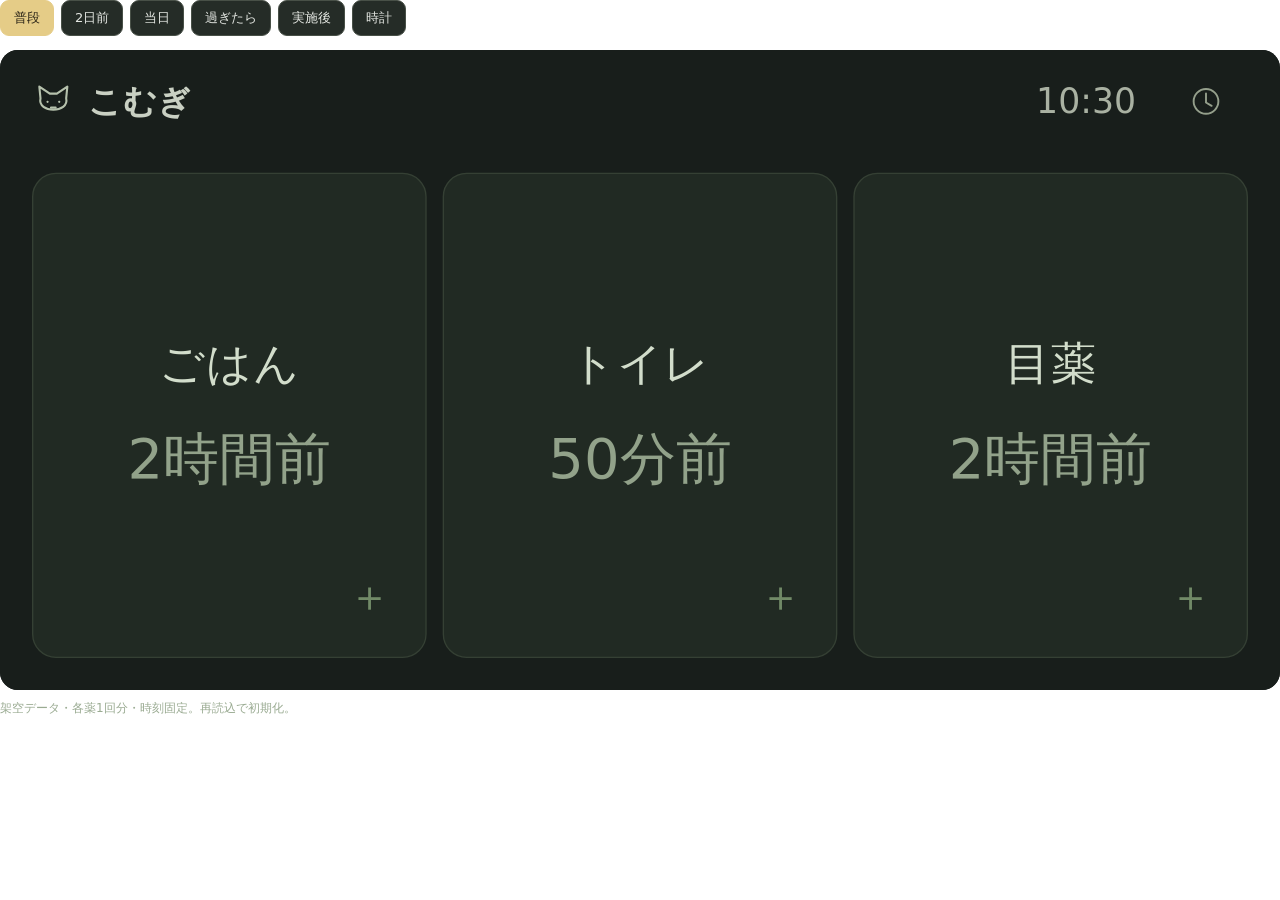
<file: docs/routine-ui/prototype.html>
<!doctype html>
<html lang="ja">
<head>
<meta charset="utf-8"><meta name="viewport" content="width=device-width,initial-scale=1">
<title>Hogo Panel — 投薬を思い出す画面</title>
<style>
*{box-sizing:border-box}body{margin:0;background:transparent;color:var(--foreground,#e4e7e2);font-family:system-ui,-apple-system,"Noto Sans JP",sans-serif}button{font:inherit;cursor:pointer}button:focus-visible{outline:3px solid #aac2ed;outline-offset:4px}
.scenes{display:flex;flex-wrap:wrap;gap:7px;margin:0 0 14px}.scenes button{background:var(--card,#252c27);color:inherit;border:1px solid var(--border,#485047);border-radius:9px;padding:8px 13px;font-size:13px}.scenes .active{background:#e5cc87;color:#30291a;border-color:#e5cc87}
.frame{position:relative;width:100%;overflow:hidden;border-radius:18px;background:#181e1b}.device{position:absolute;top:0;left:0;width:960px;height:480px;transform-origin:top left;overflow:hidden;background:#181e1b;color:#eef0e9}
header{height:76px;padding:0 26px;display:flex;align-items:center;justify-content:space-between}.identity{display:flex;align-items:center;gap:12px;font-size:25px;font-weight:600;color:#c9d0c3}.identity svg{width:28px;height:28px;stroke:#b5c1ac}.headright{display:flex;align-items:center;gap:22px}.time{font-size:26px;font-variant-numeric:tabular-nums;color:#a9b1a2}.clockbutton{border:0;background:transparent;color:#949f8b;border-radius:50%;height:60px;width:60px;display:grid;place-items:center}.clockbutton svg{width:27px;height:27px}
.device.attention{background:#25231b}main{height:404px;padding:16px 24px 24px;display:grid;grid-template-columns:560px 336px;gap:16px}main.everyday{grid-template-columns:1fr}.everyday .carelist{grid-template-columns:repeat(3,1fr);grid-template-rows:1fr}.everyday .care{position:relative;flex-direction:column;align-items:center;justify-content:center;text-align:center}.everyday .care strong{font-size:34px}.everyday .care small{font-size:42px;margin-top:20px}.everyday .care .plus{position:absolute;right:26px;bottom:22px;font-size:32px}.meds.one{grid-template-rows:1fr}.meds{display:grid;grid-template-rows:1fr 1fr;gap:16px;min-height:0}.med{width:100%;border:1px solid #3b443a;border-radius:20px;background:#242c25;color:#c0c9b8;display:grid;grid-template-columns:64px 1fr 36px;align-items:center;gap:20px;padding:24px;text-align:left}.med .icon{width:64px;height:64px;background:#343f32;border-radius:20px;display:grid;place-items:center;color:#929f85}.med svg{width:33px;height:33px}.med strong{display:block;font-size:38px;font-weight:600;letter-spacing:.01em;white-space:nowrap}.med .state{display:block;font-size:24px;margin-top:8px;min-height:30px;color:#9aab8d}.med .mark{font-size:30px;text-align:center;color:#66775f}
.med.soon{background:#393326;border-color:#a18b52;color:#f5ecd5}.med.soon .icon{background:#574b2d;color:#e9cf85}.med.soon .state,.med.soon .mark{color:#e8cc82}.med.today{background:#473524;border-color:#c49b53;color:#fff0d4}.med.today .icon{background:#685032;color:#f3d399}.med.today .state,.med.today .mark{color:#f4d08b}.med.late{background:#422d28;border-color:#b67866;color:#f4ded3}.med.late .icon{background:#634238;color:#edbaa4}.med.late .state,.med.late .mark{color:#ecb49e}.med.done{background:#222a24;border-color:#344333;color:#94a58d}.med.done .icon{background:#2d3c2e;color:#96b88b}.med.done .mark{color:#a4c495}.med.done .state{color:#91a486}
@keyframes pulse-today{50%{background:#342b1f;border-color:#7c653a}}@keyframes pulse-late{50%{background:#322721;border-color:#755244}}.med.today.pulse{animation:pulse-today 2.4s ease-in-out infinite}.med.late.pulse{animation:pulse-late 2.4s ease-in-out infinite}@media (prefers-reduced-motion:reduce){.med.pulse{animation:none}}
.carelist{display:grid;grid-template-rows:repeat(3,1fr);gap:12px;min-height:0}.care{border:1px solid #354034;border-radius:18px;background:#212a23;color:#d2ddcb;padding:18px 22px;text-align:left;display:flex;align-items:center;justify-content:space-between;gap:10px}.care strong{font-size:27px;display:block;font-weight:500}.care small{font-size:20px;display:block;color:#92a28a;margin-top:5px}.care .plus{font-size:29px;color:#718a67}
.scrim{position:absolute;inset:0;background:#070c09d9;display:grid;place-items:center;z-index:5;padding:20px}.dialog{width:580px;background:#29332b;border:1px solid #56634f;border-radius:24px;padding:32px;text-align:center}.dialog .symbol{width:64px;height:64px;color:#e3cd91;margin:0 auto 20px}.dialog h1{font-size:38px;font-weight:600;margin:0 0 32px}.actions{display:flex;gap:14px}.actions button{height:78px;flex:1;border:1px solid #4a5a43;border-radius:14px;background:#344231;color:#c6d3be;font-size:25px}.actions button:disabled{opacity:.48;cursor:default}.actions .primary{background:#d4dda9;color:#28371e;border-color:#d4dda9;font-weight:600}
.toast{position:absolute;bottom:22px;left:50%;transform:translateX(-50%);background:#d9e6c8;color:#2d3b22;border-radius:14px;padding:8px 18px;display:flex;align-items:center;gap:25px;min-width:520px;min-height:76px;justify-content:space-between;z-index:6;font-size:20px;box-shadow:0 5px 25px #0003;white-space:nowrap}.toast button{border:0;background:transparent;color:#354e29;min-width:72px;min-height:60px;font-size:20px;text-decoration:underline}
.clock{position:absolute;inset:0;background:#050605;z-index:10;display:flex;align-items:center;justify-content:center;cursor:pointer}.digits{display:flex;align-items:center;gap:9px;opacity:.53;transform:translateY(-18px)}.digit{background:linear-gradient(#1d201b 49.6%,#080b08 49.6%,#080b08 50.4%,#191e17 50.4%);width:140px;height:216px;border-radius:14px;display:grid;place-items:center;font-size:174px;line-height:1;font-weight:650;color:#939d89;font-variant-numeric:tabular-nums}.colon{width:30px;font-size:104px;color:#7f8c74;text-align:center}.clockflags{position:absolute;bottom:47px;display:flex;gap:18px;color:#d9c17e;font-size:23px}.clockflags span{border:1px solid #786638;border-radius:11px;padding:9px 18px;background:#2d2818}.caption{font-size:12px;color:var(--muted-foreground,#9aab92);margin:10px 0 0}
</style>
</head>
<body>
<div class="scenes" aria-label="画面の状態を切り替える">
<button data-scene="normal" onclick="scene('normal')">普段</button><button data-scene="soon" onclick="scene('soon')">2日前</button><button data-scene="today" onclick="scene('today')">当日</button><button data-scene="late" onclick="scene('late')">過ぎたら</button><button data-scene="done" onclick="scene('done')">実施後</button><button data-scene="clock" onclick="scene('clock')">時計</button>
</div>
<div class="frame" id="frame"><div class="device" id="device" aria-label="960×480の画面案"></div></div>
<p class="caption">架空データ・各薬1回分・時刻固定。再読込で初期化。</p>
<script>
const icons={
 pill:'<svg viewBox="0 0 48 48" fill="none" stroke="currentColor" stroke-width="2.5" stroke-linecap="round"><path d="M17 8a11 11 0 0 1 16 16L19 38A11 11 0 0 1 3 22Z" transform="translate(6 -1)"/><path d="m17 17 15 15"/></svg>',
 drop:'<svg viewBox="0 0 48 48" fill="none" stroke="currentColor" stroke-width="2.5" stroke-linecap="round"><path d="M24 5S10 22 10 30a14 14 0 0 0 28 0C38 22 24 5 24 5Z"/><path d="M17 29a7 7 0 0 0 7 8"/></svg>',
 cat:'<svg viewBox="0 0 32 32" fill="none" stroke="currentColor" stroke-width="1.8" stroke-linejoin="round"><path d="M5 14 4 4l9 6h6l9-6-1 10c3 13-25 13-22 0Z"/><path d="M11 17h.1M21 17h.1M14 22h4" stroke-linecap="round"/></svg>',
 clock:'<svg viewBox="0 0 32 32" fill="none" stroke="currentColor" stroke-width="1.7" stroke-linecap="round"><circle cx="16" cy="16" r="11"/><path d="M16 9v8l5 3"/></svg>'
};
const seed=[{id:'filaria-20261020',name:'フィラリア',icon:'pill',due:'2026-10-20'},{id:'frontline-20261020',name:'フロントライン',icon:'drop',due:'2026-10-20'}];
const careSeed=[{name:'ごはん',elapsed:'2時間前'},{name:'トイレ',elapsed:'50分前'},{name:'目薬',elapsed:'2時間前'}];
let meds,cares,today='2026-10-17',currentScene='normal',modal=null,clock=false,notice=null,undo=null,toastTimer=null,modalTimer=null;
const esc=s=>String(s).replace(/[&<>"']/g,c=>({'&':'&amp;','<':'&lt;','>':'&gt;','"':'&quot;',"'":'&#39;'}[c]));
function dayNumber(s){const [y,m,d]=s.split('-').map(Number);return Date.UTC(y,m-1,d)/86400000}
function phase(m){if(m.done)return 'done';const days=dayNumber(m.due)-dayNumber(today);return days>2?'normal':days>0?'soon':days===0?'today':'late'}
function pulses(m){return !modal&&['today','late'].includes(phase(m))}
function label(m){return {normal:'',soon:'そろそろ',today:'今日',late:'未確認',done:'済'}[phase(m)]}
function clearToast(){clearTimeout(toastTimer);notice=null;undo=null}
function scene(s){if(s==='clock'){enterClock();return}clearModal();clearToast();currentScene=s;modal=null;clock=false;today={normal:'2026-10-17',soon:'2026-10-18',today:'2026-10-20',late:'2026-10-21',done:'2026-10-20',clock:'2026-10-18'}[s];meds=seed.map(m=>({...m,done:s==='done'}));cares=careSeed.map(c=>({...c}));render()}
function clearModal(){clearTimeout(modalTimer);modalTimer=null;modal=null}
function openConfirmation(selection){clearModal();clearToast();const opened={...selection,unlockAt:performance.now()+450};modal=opened;render();document.querySelector('.dialog .back')?.focus();modalTimer=setTimeout(()=>{if(modal===opened){const button=document.querySelector('.dialog .decision');if(button)button.disabled=false}},450)}
function openMed(id){const m=meds.find(m=>m.id===id);if(m&&['soon','today','late'].includes(phase(m)))openConfirmation({kind:'med',id})}
function openCare(i){openConfirmation({kind:'care',i})}
function closeModal(){clearModal();render()}
function feedback(text,action=null){clearToast();notice=text;undo=action;toastTimer=setTimeout(()=>{clearToast();render()},8000);render()}
function confirm(){if(!modal||performance.now()<modal.unlockAt)return;const selected=modal;clearModal();if(selected.kind==='med'){const m=meds.find(m=>m.id===selected.id),before=m.done;if(before){feedback(m.name+' は記録済み');return}m.done=true;feedback(m.name+' 記録しました',()=>{m.done=before})}else{const c=cares[selected.i],before=c.elapsed;c.elapsed='たった今';feedback(c.name+' 記録しました',()=>{c.elapsed=before})}}
function undoLast(){const action=undo;clearToast();if(action)action();feedback('取り消しました')}
function enterClock(){clearModal();clearToast();clock=true;render()}
function wake(){clock=false;render()}
function dialog(){if(!modal)return '';const m=modal.kind==='med'?meds.find(m=>m.id===modal.id):null;const name=m?m.name:cares[modal.i].name;return `<div class="scrim" onclick="closeModal()"><section class="dialog" role="dialog" aria-modal="true" aria-label="${esc(name)}の実施確認" onclick="event.stopPropagation()">${m?'<div class="symbol">'+icons[m.icon]+'</div>':''}<h1>${esc(name)}</h1><div class="actions"><button class="back" onclick="closeModal()">戻る</button><button class="decision primary" ${performance.now()<modal.unlockAt?'disabled':''} onclick="confirm()">やった</button></div></section></div>`}
function render(){
 const warnings=meds.filter(m=>['soon','today','late'].includes(phase(m)));
 document.getElementById('device').classList.toggle('attention',warnings.length>0);
 document.getElementById('device').innerHTML=`<header><div class="identity">${icons.cat}こむぎ</div><div class="headright"><span class="time">10:30</span><button class="clockbutton" aria-label="時計を表示" title="時計" onclick="enterClock()">${icons.clock}</button></div></header><main class="${warnings.length?'with-reminder':'everyday'}">${warnings.length?`<section class="meds ${warnings.length===1?'one':''}" aria-label="月1回のお世話">${warnings.map(m=>`<button class="med ${phase(m)}${pulses(m)?' pulse':''}"${pulses(m)?` style="animation-delay:-${Math.round(performance.now()%2400)}ms"`:''} onclick="openMed('${m.id}')" aria-label="${esc(m.name)}${label(m)?' '+label(m):''}"><span class="icon">${icons[m.icon]}</span><span><strong>${esc(m.name)}</strong><span class="state">${label(m)}</span></span><span class="mark">${m.done?'✓':phase(m)==='normal'?'':'●'}</span></button>`).join('')}</section>`:''}<aside class="carelist" aria-label="hogo-meterの日々のお世話">${cares.map((c,i)=>`<button class="care" onclick="openCare(${i})"><span><strong>${esc(c.name)}</strong><small>${esc(c.elapsed)}</small></span><span class="plus">＋</span></button>`).join('')}</aside></main>${dialog()}${notice?`<div class="toast" role="status"><span>${esc(notice)}</span>${undo?'<button onclick="undoLast()">取消</button>':''}</div>`:''}${clock?`<div class="clock" role="button" tabindex="0" aria-label="タッチして戻る" onclick="wake()" onkeydown="if(event.key==='Enter'||event.key===' '){event.preventDefault();wake()}"><div class="digits"><span class="digit">1</span><span class="digit">0</span><span class="colon">:</span><span class="digit">3</span><span class="digit">0</span></div>${warnings.length?`<div class="clockflags">${warnings.map(m=>`<span>${esc(m.name)}</span>`).join('')}</div>`:''}</div>`:''}`;
 document.querySelectorAll('[data-scene]').forEach(b=>b.classList.toggle('active',b.dataset.scene===(clock?'clock':currentScene)));
}
 document.addEventListener('keydown',e=>{if(e.key==='Escape'&&modal)closeModal();if(e.key==='Tab'&&modal){const buttons=[...document.querySelectorAll('.dialog button:not(:disabled)')];if(e.shiftKey&&document.activeElement===buttons[0]){e.preventDefault();buttons.at(-1).focus()}else if(!e.shiftKey&&document.activeElement===buttons.at(-1)){e.preventDefault();buttons[0].focus()}}});
new ResizeObserver(e=>{const width=e[0].contentRect.width;document.getElementById('device').style.transform=`scale(${width/960})`;document.getElementById('frame').style.height=(480*width/960)+'px'}).observe(document.getElementById('frame'));
scene('normal');console.log('Hogo Panel minimal mock ready; synthetic data only.');
</script>
</body></html>
</file>
